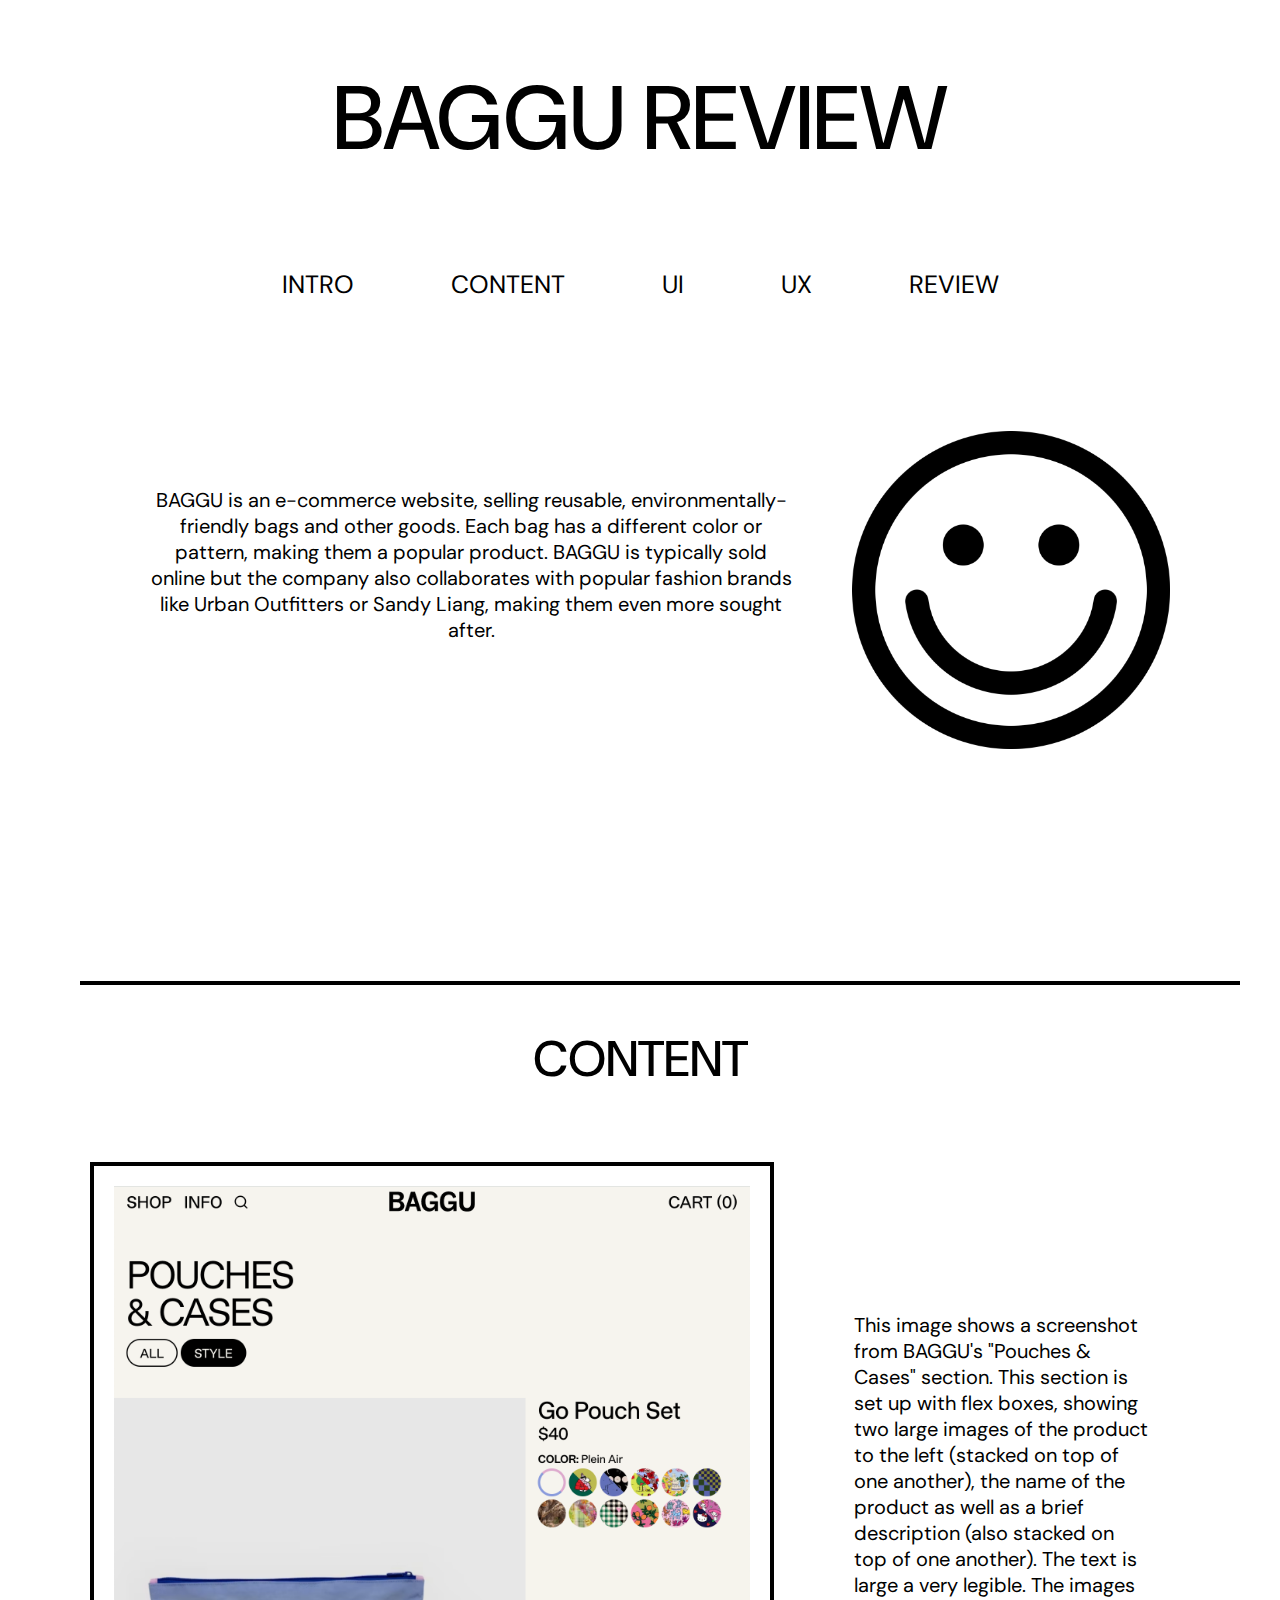
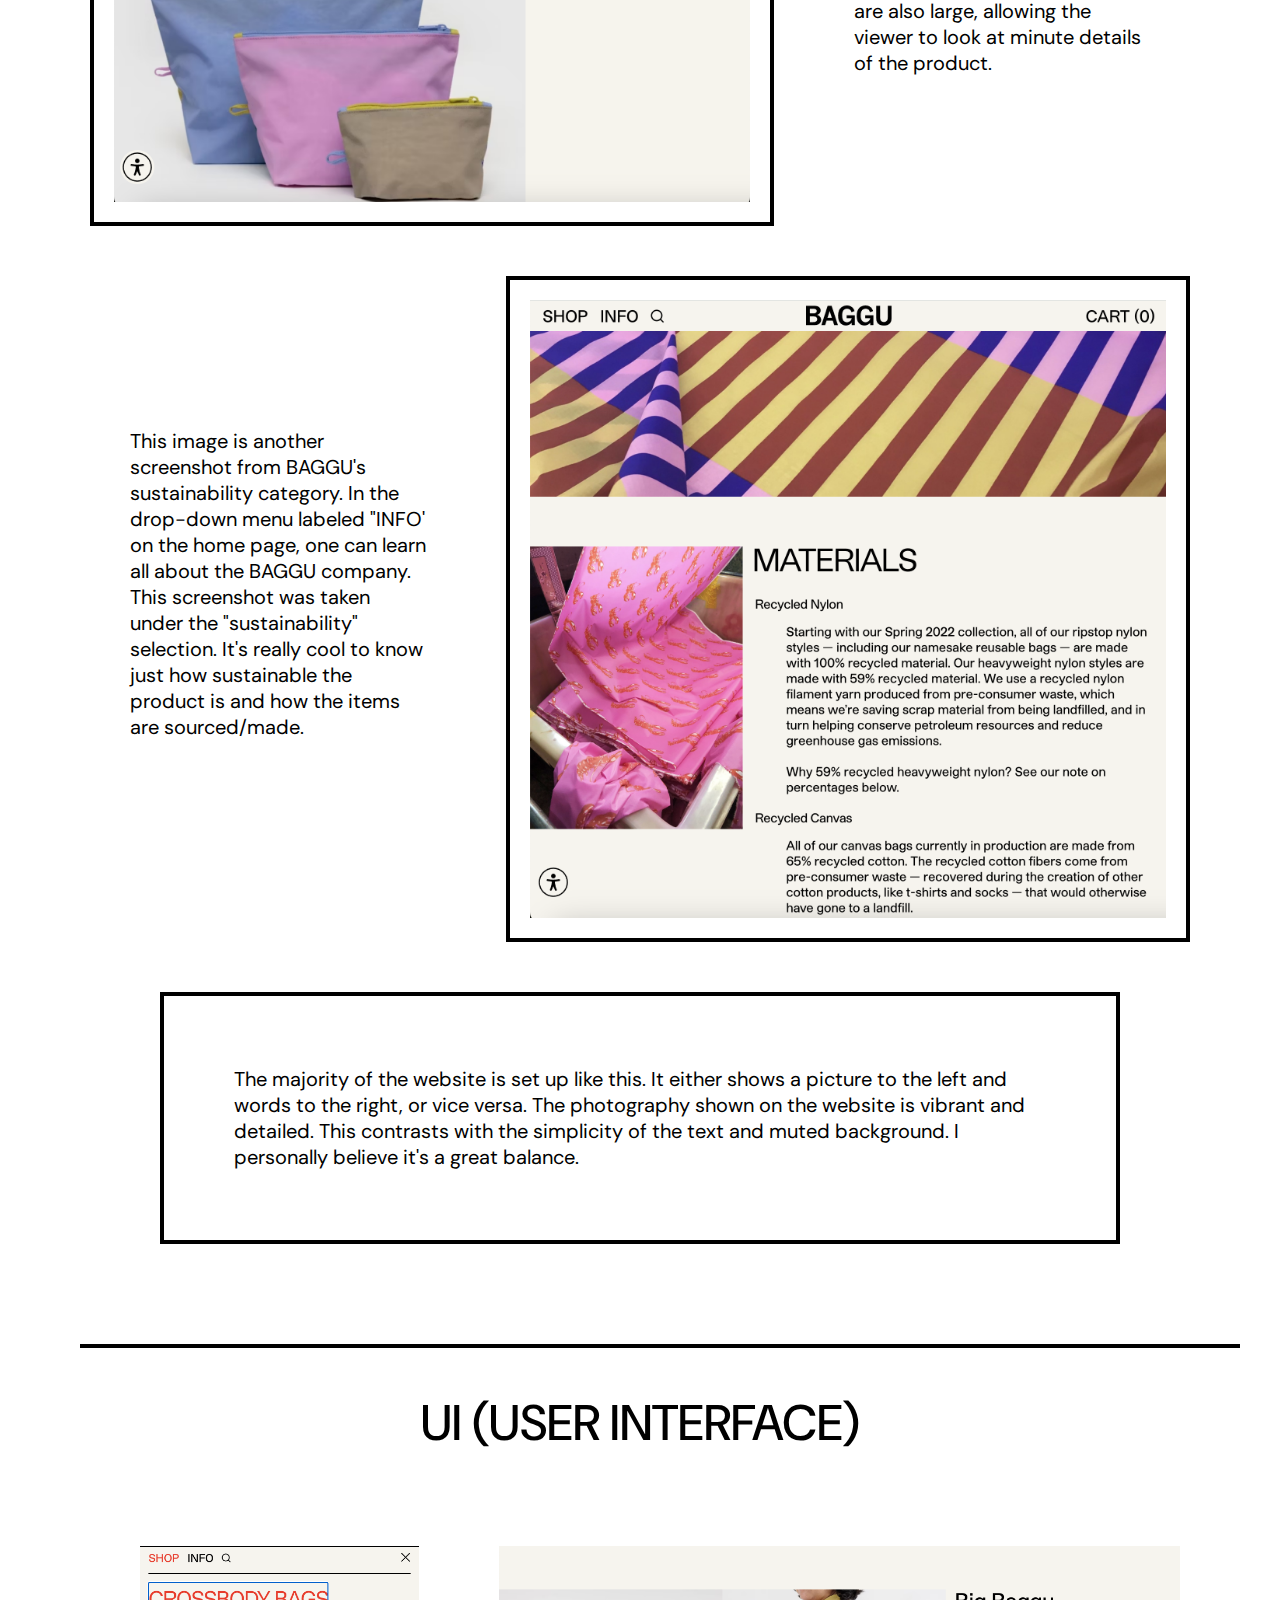
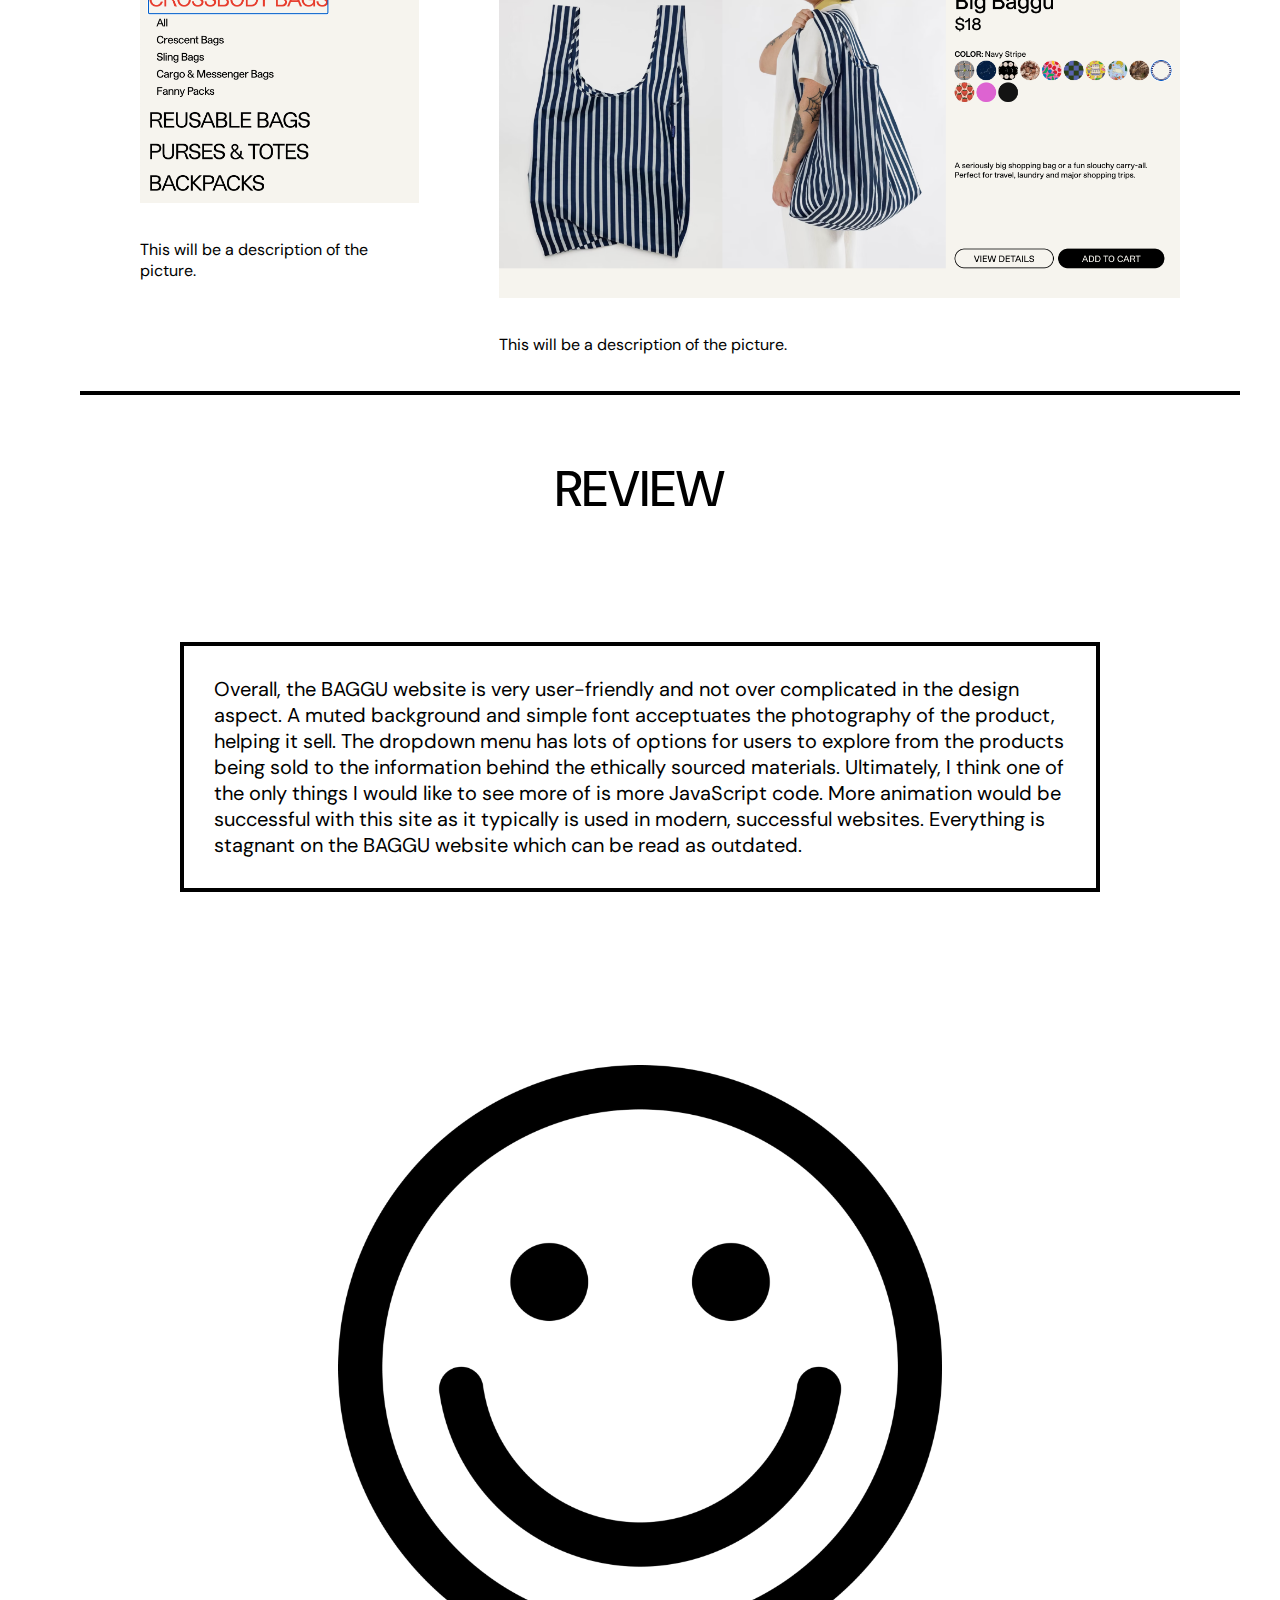
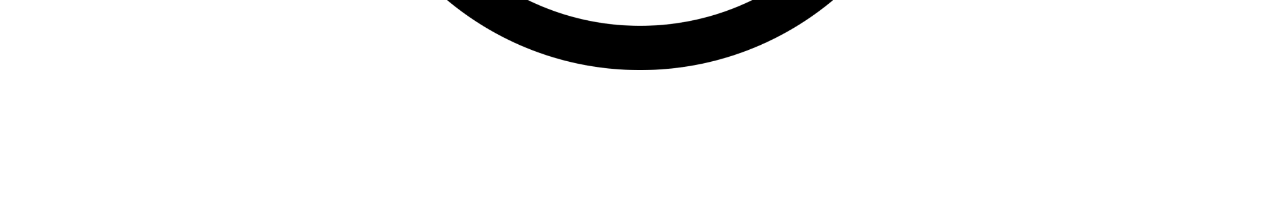
<file: BAGGU Review/index.html>
<!DOCTYPE html>
<html>
    <head>
            <title>BAGGU Review</title>
            <meta charset="utf=8">
            <link rel="stylesheet" href="style.css">
            <link rel="preconnect" href="https://fonts.googleapis.com">
            <link rel="preconnect" href="https://fonts.gstatic.com" crossorigin>
            <link href="https://fonts.googleapis.com/css2?family=DM+Sans:ital,opsz,wght@0,9..40,700;1,9..40,700&family=Rethink+Sans:ital,wght@0,700;1,700&display=swap" rel="stylesheet">
            <meta name="viewport" content="width=device-width,initial-scale=1.0"> 
    </head>
    <body>
<head><h1>BAGGU REVIEW</h1></head>
<nav>
    <ul>
        <li><a href="#intro">INTRO</a></li>
        <li><a href="#content">CONTENT</a></li>
        <li><a href="#ui">UI</a></li>
        <li><a href="#ux">UX</a></li>
        <li><a href="review">REVIEW</a></li>
    </ul>
</nav>

<section id="intro">
    <div class="content">
        <div class="paragraph">
            BAGGU is an e-commerce website, selling reusable, environmentally-friendly bags and other goods. 
            Each bag has a different color or pattern, making them a popular product.
            BAGGU is typically sold online but the company also collaborates with popular fashion brands like Urban Outfitters or 
            Sandy Liang, making them even more sought after.
        </div>
        <img src="images/smiley.webp" alt="Baggu Smile" class="baggu-image">
    </div>
</section>



<section id="content">
    <div class="content-divider"></div>
    <h2>CONTENT</h2>
    <div class="flex1">
        <img src="images/baggu-pouch.png" alt="Baggu Screenshot" class="baggu-image2">
        <div class="flex-content">
            <p>This image shows a screenshot from BAGGU's "Pouches & Cases" section. 
            This section is set up with flex boxes, showing two large images of the product to the left (stacked on top of one another), 
            the name of the product as well as a brief description (also stacked on top of one another). The text is large a very legible. 
            The images are also large, allowing the viewer to look at minute details of the product. 
            </p>
        </div>
    </div>
    <div class="flex2">
        <div class="flex-content">
            <p>This image is another screenshot from BAGGU's sustainability category. In the drop-down menu labeled "INFO' on the home page,
            one can learn all about the BAGGU company. This screenshot was taken under the "sustainability" selection. It's really cool to 
            know just how sustainable the product is and how the items are sourced/made.
            </p>
        </div>
        <img src="images/baggu-sustainability.png" alt="Baggu Screenshot" class="baggu-image3">
    </div>
    <div class="flex3">
        <p>
            The majority of the website is set up like this. It either shows a picture to the left and words to the right, or vice versa.
            The photography shown on the website is vibrant and detailed. This contrasts with the simplicity of the text and muted background.
            I personally believe it's a great balance.
        </p>
    </div>
</section>

<section id="ui">
    <div class="content-divider"></div>
    <h2>UI (USER INTERFACE)</h2>
    <div class="ui-flex">
        <div class="flexbox1">
            <img src="images/baggu-dropdown.png" alt="Baggu Dropdown Menu" class="baggu-dropdown">
            <div class="description">
                <p>This will be a description of the picture.</p>
            </div>
        </div>
        <div class="flexbox2">
            <img src="images/bagguproduct.png" alt="Striped Baggu Bag" class="baggu-bag">
            <div class="description">
                <p>This will be a description of the picture.</p>
            </div>
        </div>
    </div>
</section>

<section id="review">
    <div class="content-divider"></div>
    <div class="stack-content">
    <h2>REVIEW</h2>
        <div class="review-paragraph">
            <p>Overall, the BAGGU website is very user-friendly and not over complicated in the design aspect. 
            A muted background and simple font acceptuates the photography of the product, helping it sell. 
            The dropdown menu has lots of options for users to explore from the products being sold to the information behind the ethically sourced materials.
            Ultimately, I think one of the only things I would like to see more of is more JavaScript code. More animation would be successful with 
            this site as it typically is used in modern, successful websites. Everything is stagnant on the BAGGU website which can be read as outdated.
        </p>
        </div>
        <div class="smiley-pic">
            <img src="images/smiley.webp" alt="Baggu Smile" class="baggu-image">
        </div>
    </div>
</section>
    </body>


</html>
</file>
<file: BAGGU Review/style.css>
* {
    margin-left: 20px;
    margin-right:20px;
    padding:0;
    box-sizing:border-box;
}

h1 {
    font-family: 'DM Sans', sans-serif; /* Use the first font */
    font-size: 50px;
    font-optical-sizing: auto;
    font-weight: 500;
    font-style: normal;
    font-variation-settings:
    "wdth" 100;
    font-size: 90px;
    text-align: center;
}

nav {
    text-align:center;
    border: none;
    font-family: 'DM Sans', sans-serif; /* Use the first font */
    font-size: 25px;
    padding: 5px;
    text-transform: uppercase;
}

nav ul {
    list-style-type: none;
    padding: 0;
    display: inline-block;
}

nav li{
    display:inline;
    padding: 5px;
}

nav a{
    text-decoration: none;
    color: black;
}

a:hover {
    color: orangered;
}

/* INTRO SECTION*/

#intro {
    width: 100%;
    height: 70vh;
    font-family: 'DM Sans', sans-serif;
    text-align: center;
}

.content {
    display: flex;
    align-items: center;
    padding: 50px;
}

.paragraph {
    margin-right:40px;
    font-size: 20px;
}
.baggu-image {
    width:30%;
    height:auto;
    margin-top: 50px;
}

/* CONTENT SECTION*/ 

#content {
    font-family: 'DM Sans', sans-serif;
}

.content-divider {
    width: 100%;
    height:4px;
    background-color: #000000;
    margin:20px;
}
.flex1, .flex2, .flex3 {
    display:flex;
    align-items: center;
    margin: 0 10px;
}

.flex-content {
    margin-left: 20px;
    flex: 1; /*allows the paragraph to grow*/
    font-size: 20px;
    padding: 20px;
}

.baggu-image2 {
    width: 60%;
    height: auto;
    padding: 20px;
}

.baggu-image3 {
    width: 60%;
    height: auto;
    padding: 20px;
    margin-top: 50px;
}

.baggu-image2, .baggu-image3 {
    border: 4px solid #000000; 
    border-radius: 0px; 
    padding: 20px; /* padding inside the border */
}

h2 {
    font-family: 'DM Sans', sans-serif; /* Use the first font */
    font-optical-sizing: auto;
    font-weight: 500;
    font-style: normal;
    font-variation-settings:
    "wdth" 100;
    font-size: 50px;
    text-align: center;
    margin-bottom: 70px;
}

.flex3 {
    font-size: 20px;
    margin-top: 50px;
    margin-left: 100px;
    margin-right: 100px;
    margin-bottom: 100px;
    padding: 50px;
    border: 4px solid #000000;
}


/* UI SECTION*/
.flexbox1 {
    display: flex;
    flex-direction:column;
}

.flexbox2 {
    display: flex;
    flex-direction:column;
}

.ui-flex {
    font-family: 'DM Sans', sans-serif;
    display: flex;
    flex-direction:row;
}

.baggu-dropdown {
    width: 100%;
    height: auto;
    padding: 20px;
}

.baggu-bag {
    width: 100%;
    height: auto;
    padding: 20px;
}

/* REVIEW SECTION*/

#review {
    font-family: 'DM Sans', sans-serif;
}

.review-paragraph{
    font-size: 20px;
    margin-top: 50px;
    margin-left: 100px;
    margin-right: 100px;
    padding: 10px;
    border: 4px solid #000000;
}

.stack-content {
    display: flex;
    flex-direction: column;
    align-items: center;
}

.smiley-pic {
    width: 180%;
    display: flex;
    justify-content: center; 
    align-items: center;     
    height: 100vh; 
}
</file>
